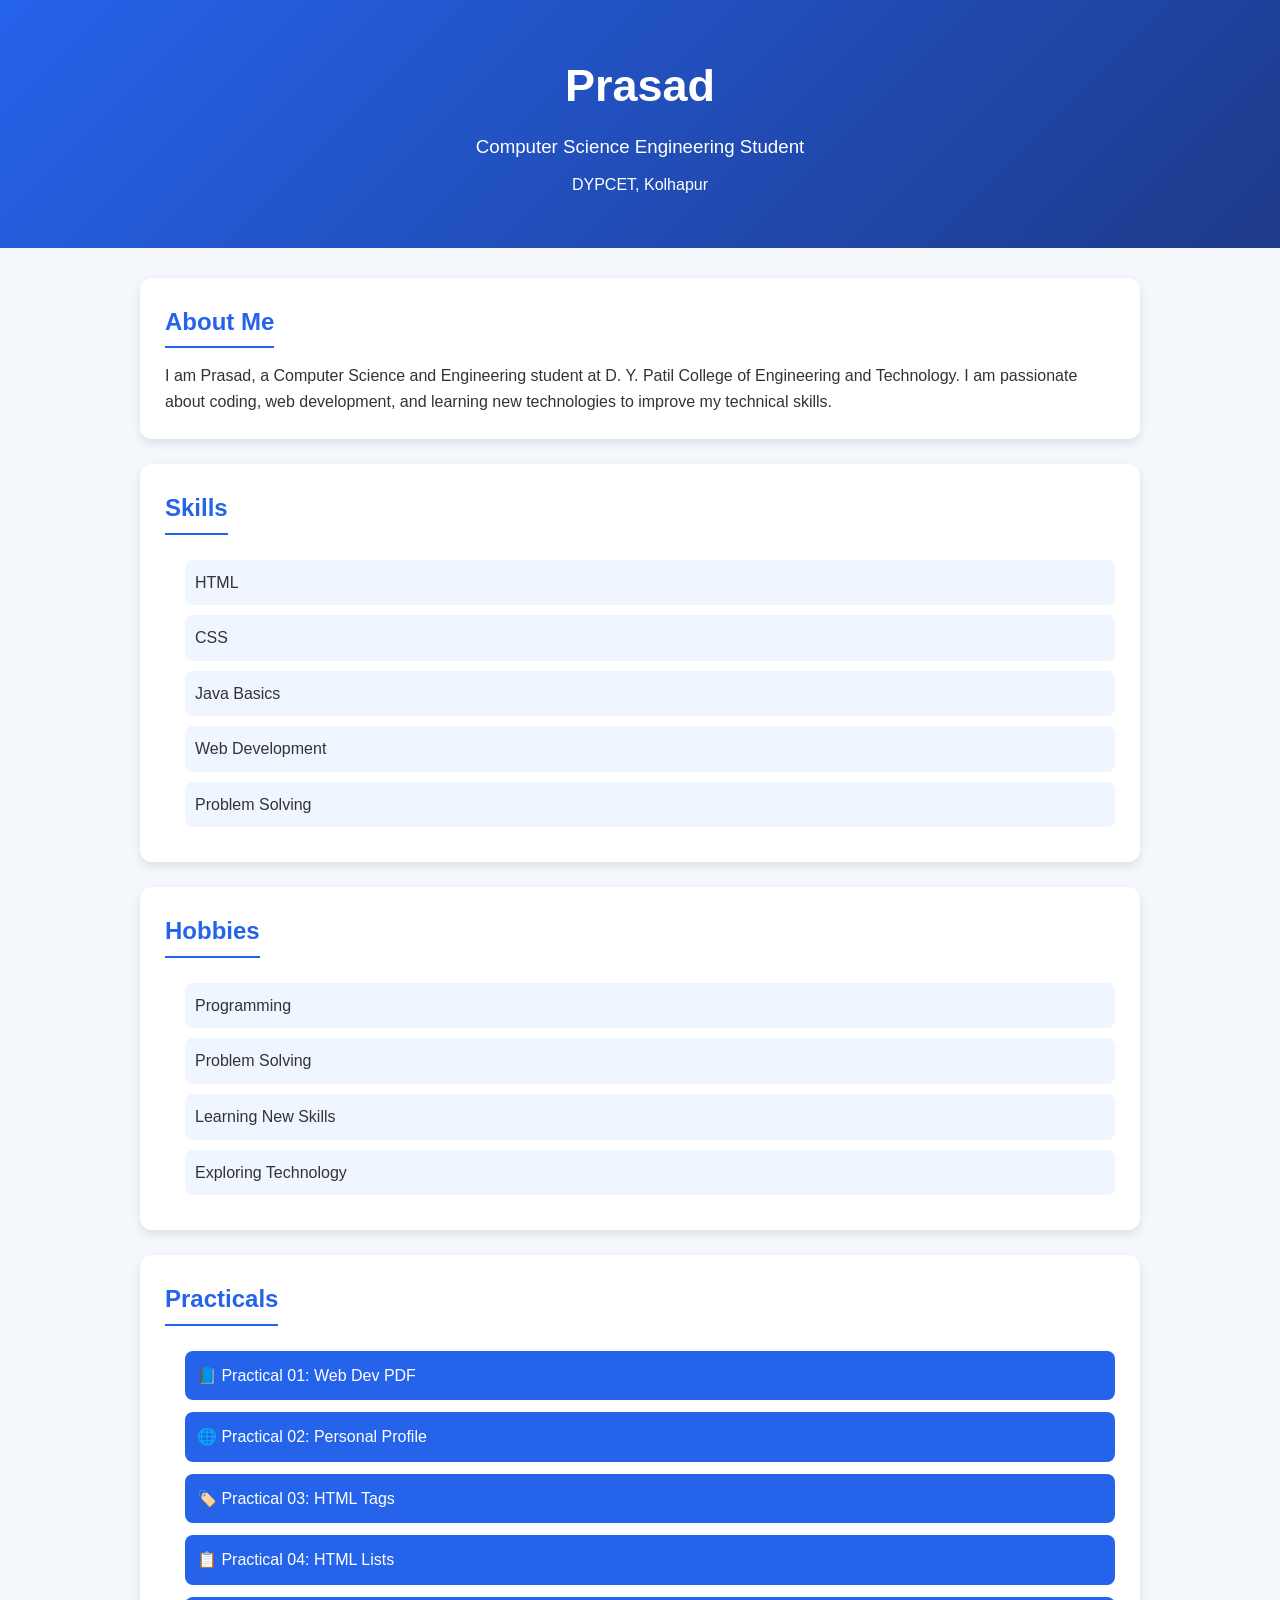
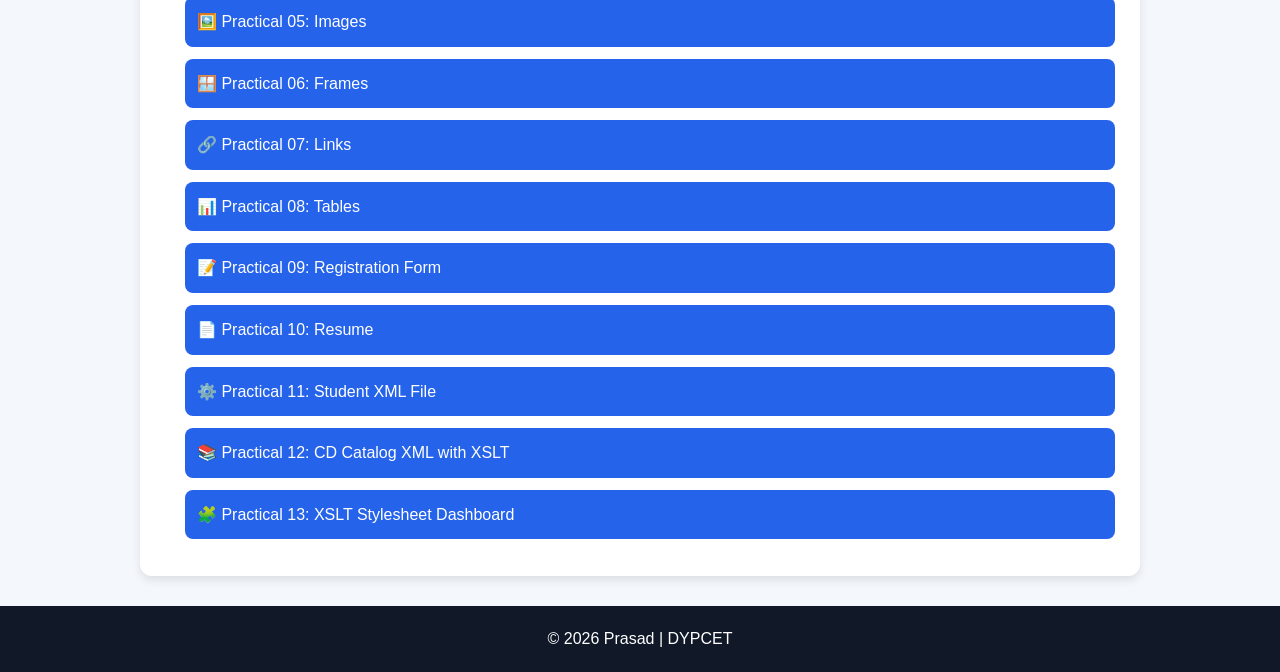
<file: index.html>
<!DOCTYPE html>
<html lang="en">

<head>
    <meta charset="UTF-8">
    <meta name="viewport" content="width=device-width, initial-scale=1.0">
    <title>Prasad | DYPCET</title>

    <style>
        * {
            margin: 0;
            padding: 0;
            box-sizing: border-box;
            font-family: Arial, sans-serif;
        }

        body {
            background: #f4f7fb;
            color: #333;
            line-height: 1.6;
        }

        header {
            background: linear-gradient(135deg, #2563eb, #1e3a8a);
            color: white;
            text-align: center;
            padding: 50px 20px;
        }

        header h1 {
            font-size: 45px;
            margin-bottom: 10px;
        }

        header h3 {
            font-weight: normal;
            margin-bottom: 10px;
        }

        .container {
            width: 90%;
            max-width: 1000px;
            margin: 30px auto;
        }

        section {
            background: white;
            padding: 25px;
            margin-bottom: 25px;
            border-radius: 12px;
            box-shadow: 0px 4px 10px rgba(0, 0, 0, 0.1);
        }

        section h2 {
            color: #2563eb;
            margin-bottom: 15px;
            border-bottom: 2px solid #2563eb;
            display: inline-block;
            padding-bottom: 5px;
        }

        ul,
        ol {
            margin-left: 20px;
            margin-top: 10px;
        }

        li {
            margin-bottom: 10px;
        }

        .skills-list li,
        .hobby-list li {
            background: #eff6ff;
            padding: 10px;
            border-radius: 8px;
            list-style: none;
            margin-bottom: 10px;
        }

        .practical-links li {
            list-style: none;
            margin-bottom: 12px;
        }

        .practical-links a {
            display: block;
            text-decoration: none;
            background: #2563eb;
            color: white;
            padding: 12px;
            border-radius: 8px;
            transition: 0.3s;
        }

        .practical-links a:hover {
            background: #1e40af;
            transform: translateX(5px);
        }

        footer {
            text-align: center;
            background: #111827;
            color: white;
            padding: 20px;
            margin-top: 30px;
        }

        @media(max-width:768px) {
            header h1 {
                font-size: 32px;
            }

            section {
                padding: 20px;
            }
        }
    </style>
</head>

<body>

    <header>
        <h1>Prasad</h1>
        <h3>Computer Science Engineering Student</h3>
        <p>DYPCET, Kolhapur</p>
    </header>

    <div class="container">

        <section>
            <h2>About Me</h2>
            <p>
                I am Prasad, a Computer Science and Engineering student at
                D. Y. Patil College of Engineering and Technology.
                I am passionate about coding, web development, and learning
                new technologies to improve my technical skills.
            </p>
        </section>

        <section>
            <h2>Skills</h2>

            <ul class="skills-list">
                <li>HTML</li>
                <li>CSS</li>
                <li>Java Basics</li>
                <li>Web Development</li>
                <li>Problem Solving</li>
            </ul>
        </section>

        <section>
            <h2>Hobbies</h2>

            <ol class="hobby-list">
                <li>Programming</li>
                <li>Problem Solving</li>
                <li>Learning New Skills</li>
                <li>Exploring Technology</li>
            </ol>
        </section>

        <section>
            <h2>Practicals</h2>

            <ul class="practical-links">

                <li><a href="01_webdev.pdf">📘 Practical 01: Web Dev PDF</a></li>

                <li><a href="index.html">🌐 Practical 02: Personal Profile</a></li>

                <li><a href="03_tags.html">🏷️ Practical 03: HTML Tags</a></li>

                <li><a href="04_list.html">📋 Practical 04: HTML Lists</a></li>

                <li><a href="05_image.html">🖼️ Practical 05: Images</a></li>

                <li><a href="06_frames.html">🪟 Practical 06: Frames</a></li>

                <li><a href="07_link.html">🔗 Practical 07: Links</a></li>

                <li><a href="08_table.html">📊 Practical 08: Tables</a></li>

                <li><a href="09_reg.html">📝 Practical 09: Registration Form</a></li>

                <li><a href="10_resume.html">📄 Practical 10: Resume</a></li>

                <li><a href="exp 11/student.xml">⚙️ Practical 11: Student XML File</a></li>

                <li><a href="exp%2012/cat.xml">📚 Practical 12: CD Catalog XML with XSLT</a></li>

                <li><a href="exp%2013/students_outp.html">🧩 Practical 13: XSLT Stylesheet Dashboard</a></li>

            </ul>
        </section>

    </div>

    <footer>
        <p>&copy; 2026 Prasad | DYPCET</p>
    </footer>

</body>

</html>
</file>
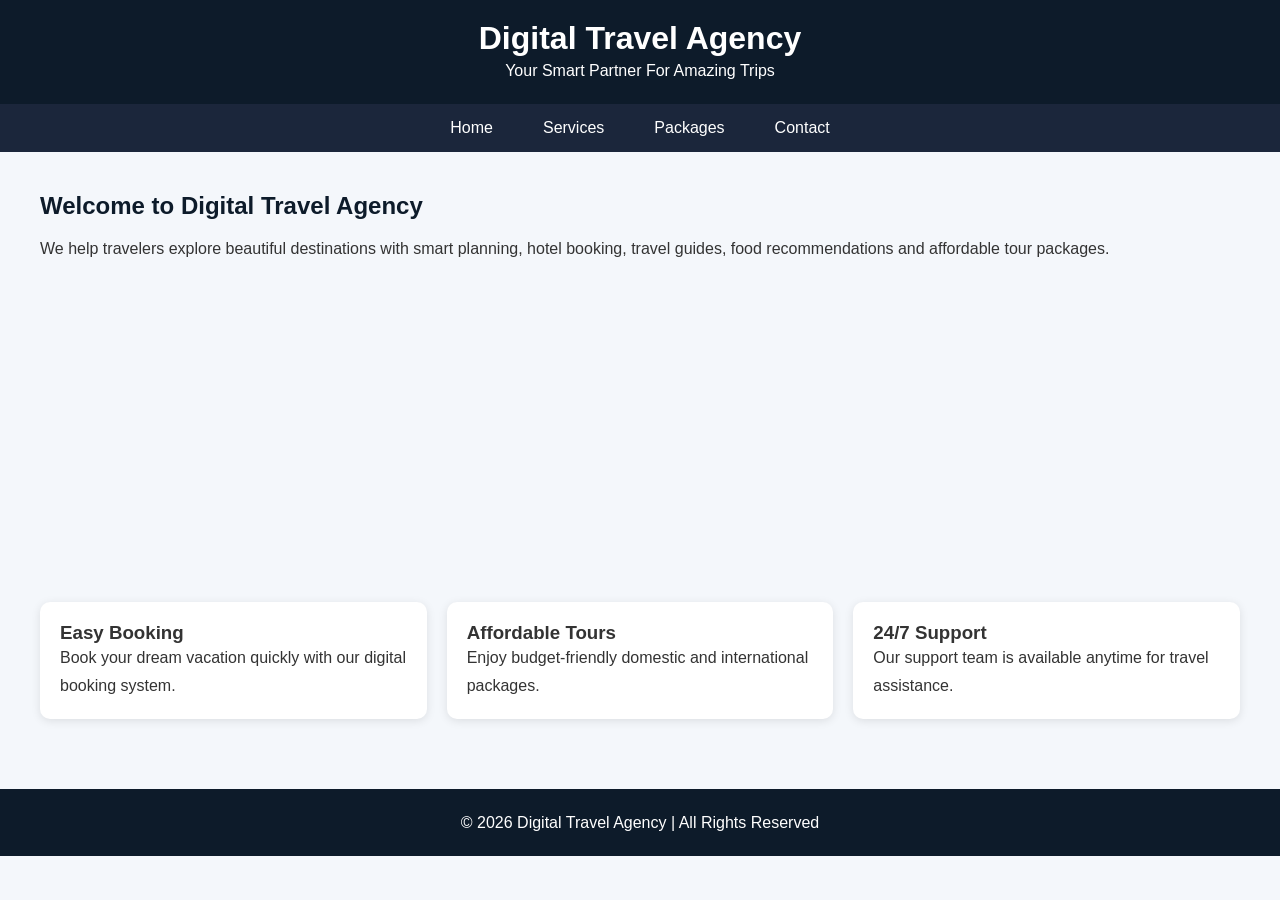
<file: project.html/index.html>
<!DOCTYPE html>
<html lang="en">

<head>
    <meta charset="UTF-8" />
    <meta name="viewport" content="width=device-width, initial-scale=1.0" />
    <title>Digital Travel Agency</title>

    <style>
        * {
            margin: 0;
            padding: 0;
            box-sizing: border-box;
            font-family: Arial, sans-serif;
        }

        body {
            background: #f4f7fb;
            color: #333;
        }

        header {
            background: #0d1b2a;
            color: white;
            padding: 20px;
            text-align: center;
        }

        nav {
            background: #1b263b;
            display: flex;
            justify-content: center;
            flex-wrap: wrap;
        }

        nav button {
            background: none;
            border: none;
            color: white;
            padding: 15px 25px;
            cursor: pointer;
            font-size: 16px;
            transition: 0.3s;
        }

        nav button:hover {
            background: #415a77;
        }

        .tab-content {
            display: none;
            padding: 40px;
            animation: fade 0.5s;
        }

        .active {
            display: block;
        }

        @keyframes fade {
            from {
                opacity: 0;
            }

            to {
                opacity: 1;
            }
        }

        .hero {
            background: url('https://images.unsplash.com/photo-1507525428034-b723cf961d3e?auto=format&fit=crop&w=1200&q=80');
            background-size: cover;
            background-position: center;
            height: 300px;
            border-radius: 10px;
            margin-top: 20px;
        }

        .card-container {
            display: flex;
            gap: 20px;
            flex-wrap: wrap;
            margin-top: 20px;
        }

        .card {
            background: white;
            padding: 20px;
            border-radius: 10px;
            box-shadow: 0 2px 10px rgba(0, 0, 0, 0.1);
            flex: 1;
            min-width: 250px;
        }

        footer {
            background: #0d1b2a;
            color: white;
            text-align: center;
            padding: 20px;
            margin-top: 30px;
        }

        h2 {
            margin-bottom: 15px;
            color: #0d1b2a;
        }

        p {
            line-height: 1.7;
        }
    </style>
</head>

<body>

    <header>
        <h1>Digital Travel Agency</h1>
        <p>Your Smart Partner For Amazing Trips</p>
    </header>

    <nav>
        <button onclick="showTab('home')">Home</button>
        <button onclick="showTab('services')">Services</button>
        <button onclick="showTab('packages')">Packages</button>
        <button onclick="showTab('contact')">Contact</button>
    </nav>

    <!-- HOME TAB -->
    <div id="home" class="tab-content active">
        <h2>Welcome to Digital Travel Agency</h2>

        <p>
            We help travelers explore beautiful destinations with smart planning,
            hotel booking, travel guides, food recommendations and affordable tour packages.
        </p>

        <div class="hero"></div>

        <div class="card-container">
            <div class="card">
                <h3>Easy Booking</h3>
                <p>Book your dream vacation quickly with our digital booking system.</p>
            </div>

            <div class="card">
                <h3>Affordable Tours</h3>
                <p>Enjoy budget-friendly domestic and international packages.</p>
            </div>

            <div class="card">
                <h3>24/7 Support</h3>
                <p>Our support team is available anytime for travel assistance.</p>
            </div>
        </div>
    </div>

    <!-- SERVICES TAB -->
    <div id="services" class="tab-content">
        <h2>Our Services</h2>

        <div class="card-container">
            <div class="card">
                <h3>Hotel Booking</h3>
                <p>Find luxury and budget hotels for your stay.</p>
            </div>

            <div class="card">
                <h3>Travel Planning</h3>
                <p>Get day-wise travel itineraries for your destination.</p>
            </div>

            <div class="card">
                <h3>Food Recommendations</h3>
                <p>Discover famous restaurants and local food spots.</p>
            </div>

            <div class="card">
                <h3>Transportation</h3>
                <p>Book flights, buses and rental vehicles easily.</p>
            </div>
        </div>
    </div>

    <!-- PACKAGES TAB -->
    <div id="packages" class="tab-content">
        <h2>Popular Packages</h2>

        <div class="card-container">
            <div class="card">
                <h3>Goa Tour</h3>
                <p>4 Days / 3 Nights with beach resort stay.</p>
            </div>

            <div class="card">
                <h3>Manali Adventure</h3>
                <p>Snow activities, mountain camping and sightseeing.</p>
            </div>

            <div class="card">
                <h3>Dubai Vacation</h3>
                <p>Luxury international package with city tour.</p>
            </div>
        </div>
    </div>

    <!-- CONTACT TAB -->
    <div id="contact" class="tab-content">
        <h2>Contact Us</h2>

        <div class="card">
            <p><strong>Agency Name:</strong> Digital Travel Agency</p>
            <br>

            <p>
                <strong>Address:</strong><br>
                Kasaba Bawada,<br>
                Kolhapur, Maharashtra 416006
            </p>

            <br>

            <p>
                <strong>Phone:</strong> +91 7666031398
            </p>

            <br>

            <p>
                <strong>Email:</strong> digitaltravelagency@gmail.com
            </p>
        </div>
    </div>

    <footer>
        <p>© 2026 Digital Travel Agency | All Rights Reserved</p>
    </footer>

    <script>
        function showTab(tabId) {

            let tabs = document.getElementsByClassName("tab-content");

            for (let i = 0; i < tabs.length; i++) {
                tabs[i].classList.remove("active");
            }

            document.getElementById(tabId).classList.add("active");
        }
    </script>

</body>

</html>
</file>
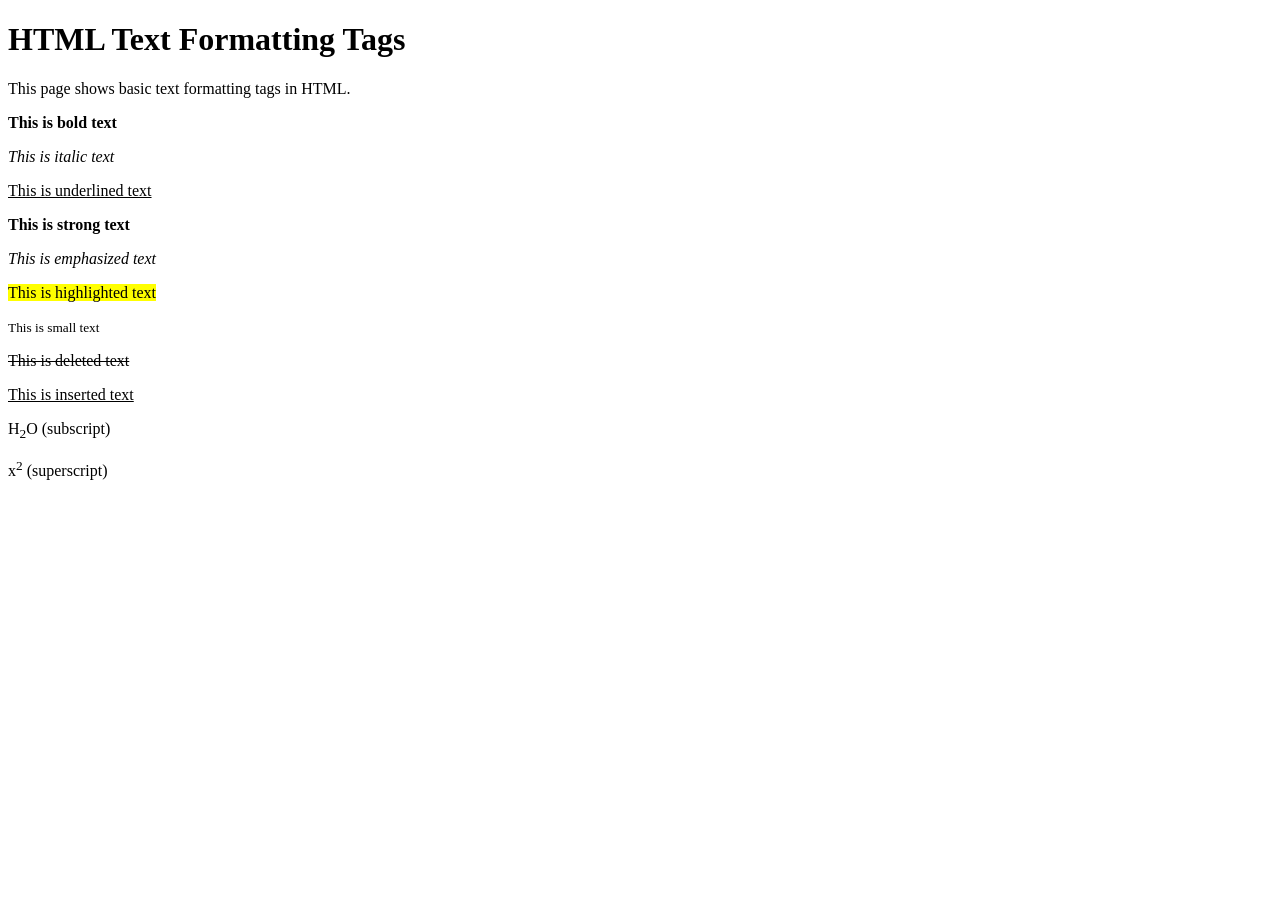
<file: 03_tags.html>
<!DOCTYPE html>
<html>
<head>
    <title>Text Formatting Tags</title>
</head>
<body>

    <h1>HTML Text Formatting Tags</h1>
    <p>This page shows basic text formatting tags in HTML.</p>

    <p><b>This is bold text</b></p>
    <p><i>This is italic text</i></p>
    <p><u>This is underlined text</u></p>
    <p><strong>This is strong text</strong></p>
    <p><em>This is emphasized text</em></p>
    <p><mark>This is highlighted text</mark></p>
    <p><small>This is small text</small></p>
    <p><del>This is deleted text</del></p>
    <p><ins>This is inserted text</ins></p>
    <p>H<sub>2</sub>O (subscript)</p>
    <p>x<sup>2</sup> (superscript)</p>

</body>
</html>
</file>
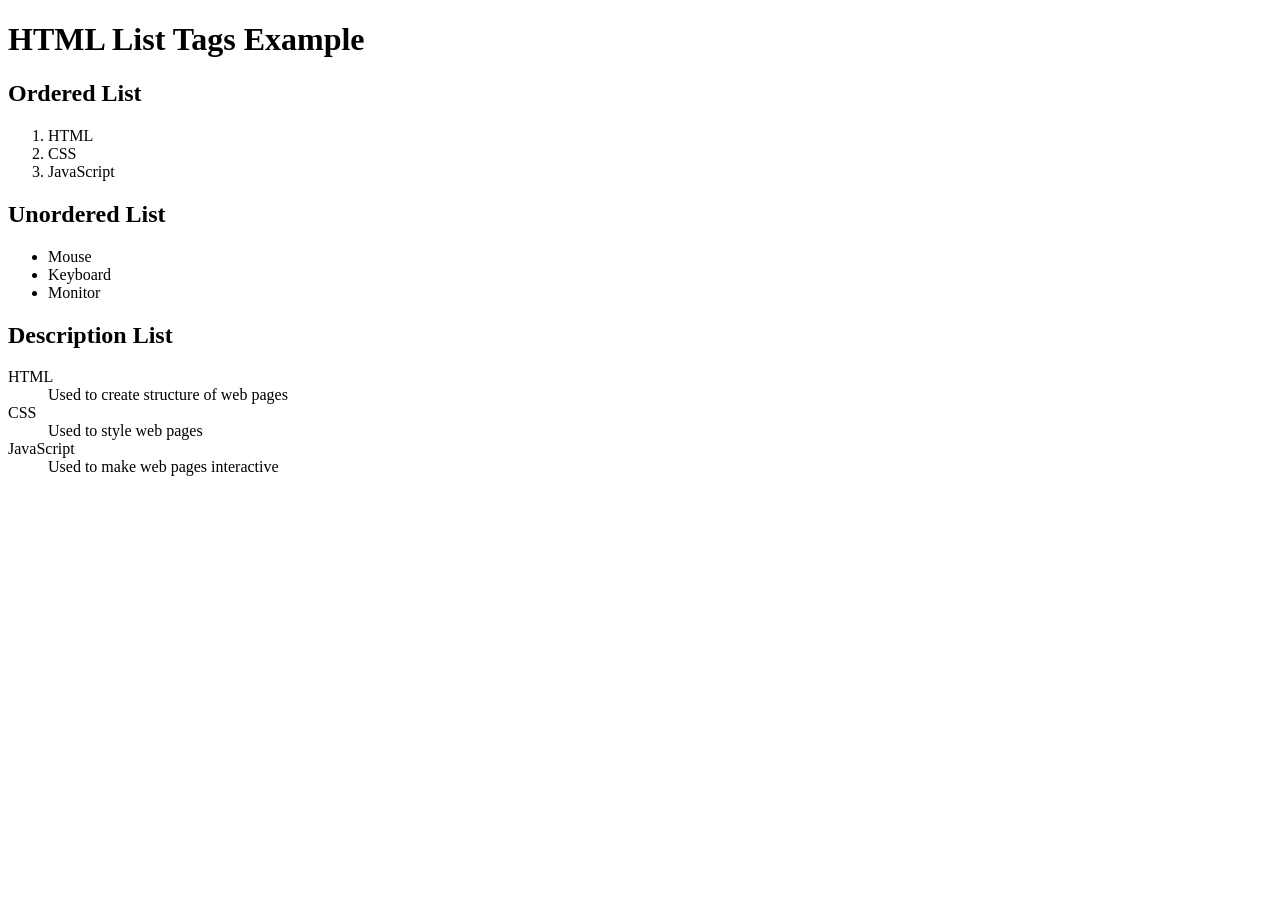
<file: 04_list.html>
<!DOCTYPE html>
<html>
<head>
    <title>HTML List Tags</title>
</head>

<body>

    <h1>HTML List Tags Example</h1>

    <h2>Ordered List</h2>
    <ol>
        <li>HTML</li>
        <li>CSS</li>
        <li>JavaScript</li>
    </ol>

    <h2>Unordered List</h2>
    <ul>
        <li>Mouse</li>
        <li>Keyboard</li>
        <li>Monitor</li>
    </ul>

    <h2>Description List</h2>
    <dl>
        <dt>HTML</dt>
        <dd>Used to create structure of web pages</dd>

        <dt>CSS</dt>
        <dd>Used to style web pages</dd>

        <dt>JavaScript</dt>
        <dd>Used to make web pages interactive</dd>
    </dl>

</body>
</html>
</file>
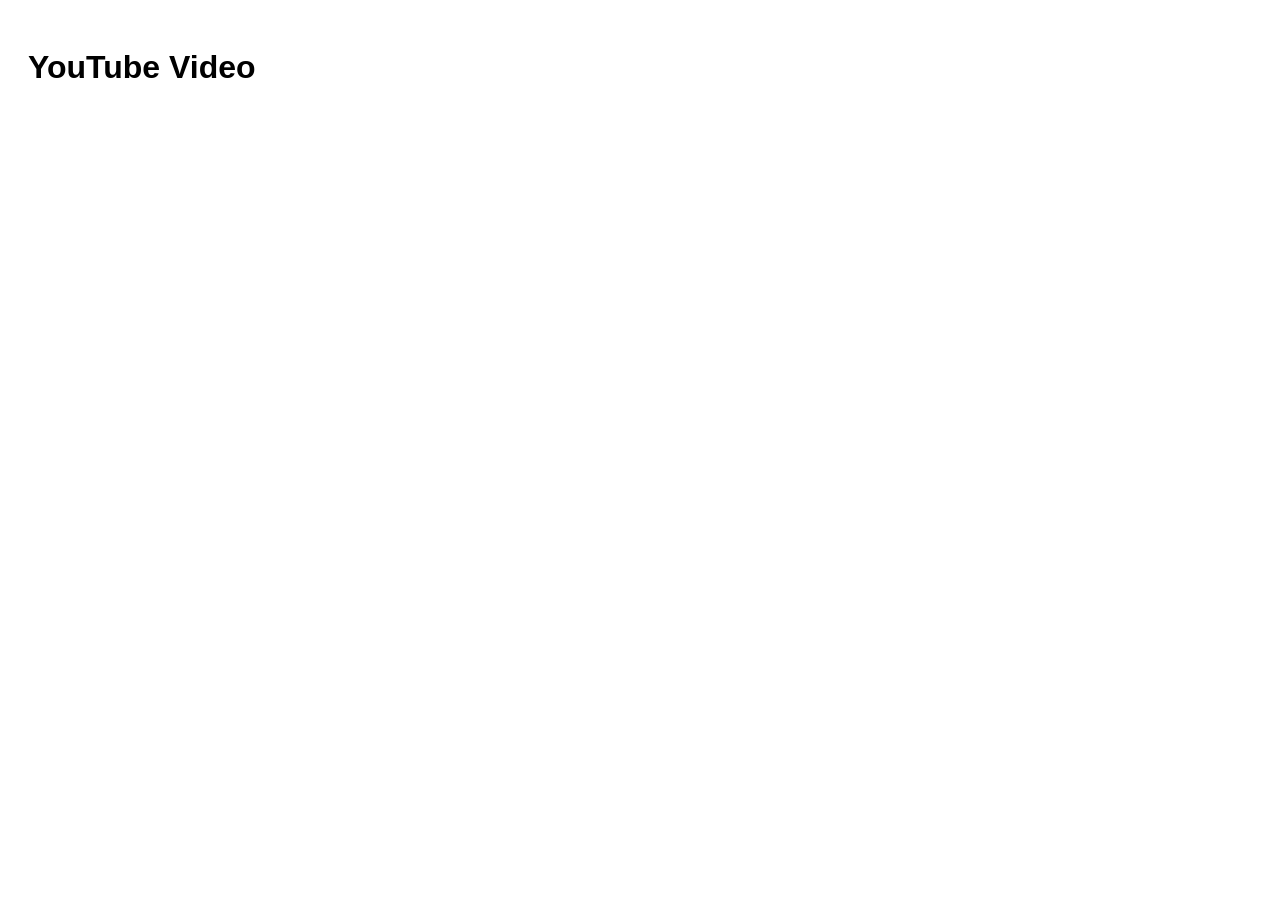
<file: 06_frames.html>
<!DOCTYPE html>
<html lang="en">

<head>
    <meta charset="UTF-8">
    <title>YouTube Video</title>
</head>

<body style="font-family:Arial; padding:20px;">

    <h1>YouTube Video</h1>

    <iframe width="560" height="315" src="https://www.youtube.com/embed/5oH9Nr3bKfw?si=Y1fpxl0LQ0QCcTPu" title="YouTube video player"
        frameborder="0" allowfullscreen>
    </iframe>

</body>

</html>
</file>
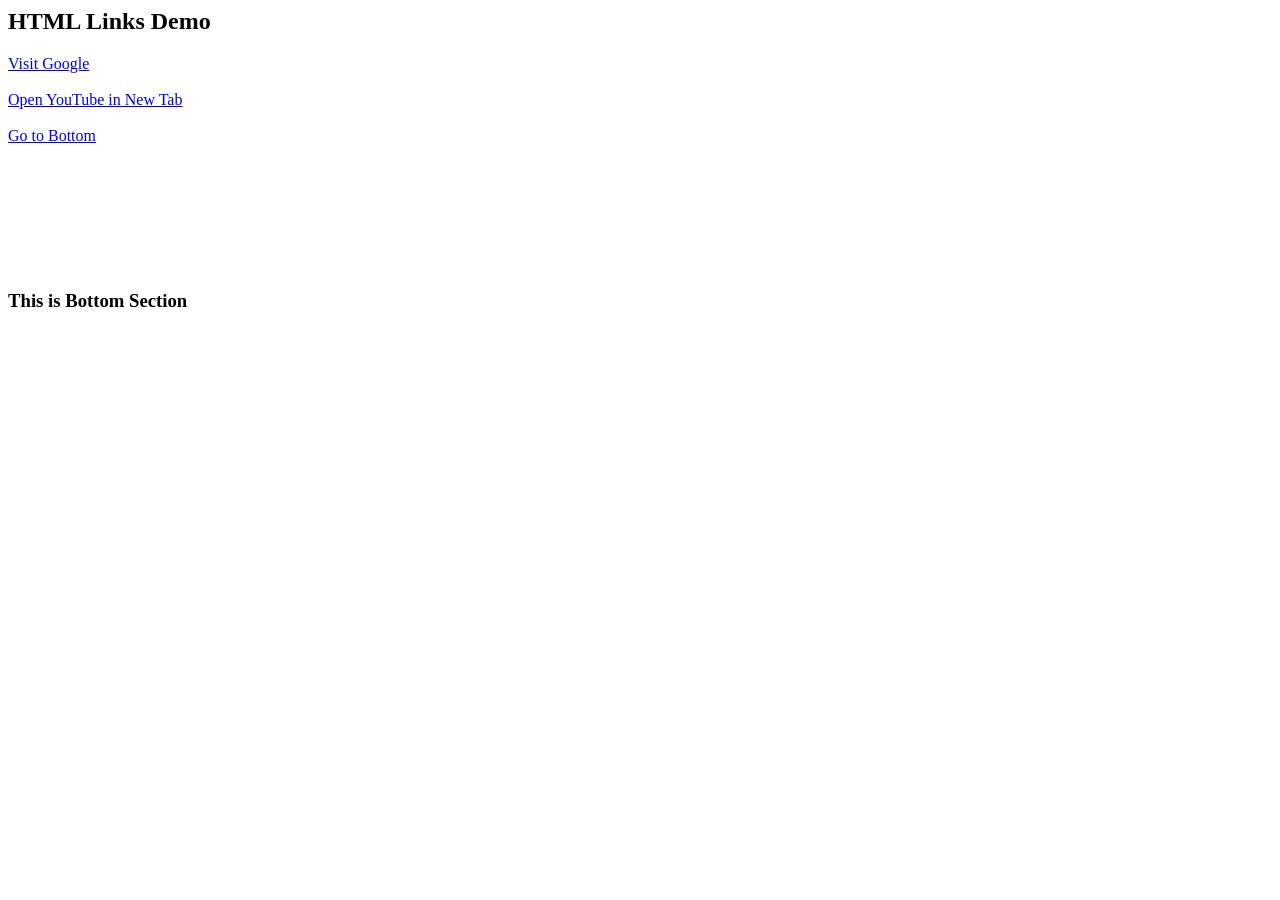
<file: 07_link.html>
<html>
<head>
    <title>Link Example</title>
</head>

<body>

<h2>HTML Links Demo</h2>

<a href="https://www.google.com">Visit Google</a>
<br><br>

<a href="https://www.youtube.com" target="_blank">
Open YouTube in New Tab
</a>

<br><br>

<a href="#section">Go to Bottom</a>

<br><br><br><br><br><br><br><br>

<h3 id="section">This is Bottom Section</h3>

</body>
</html>
</file>
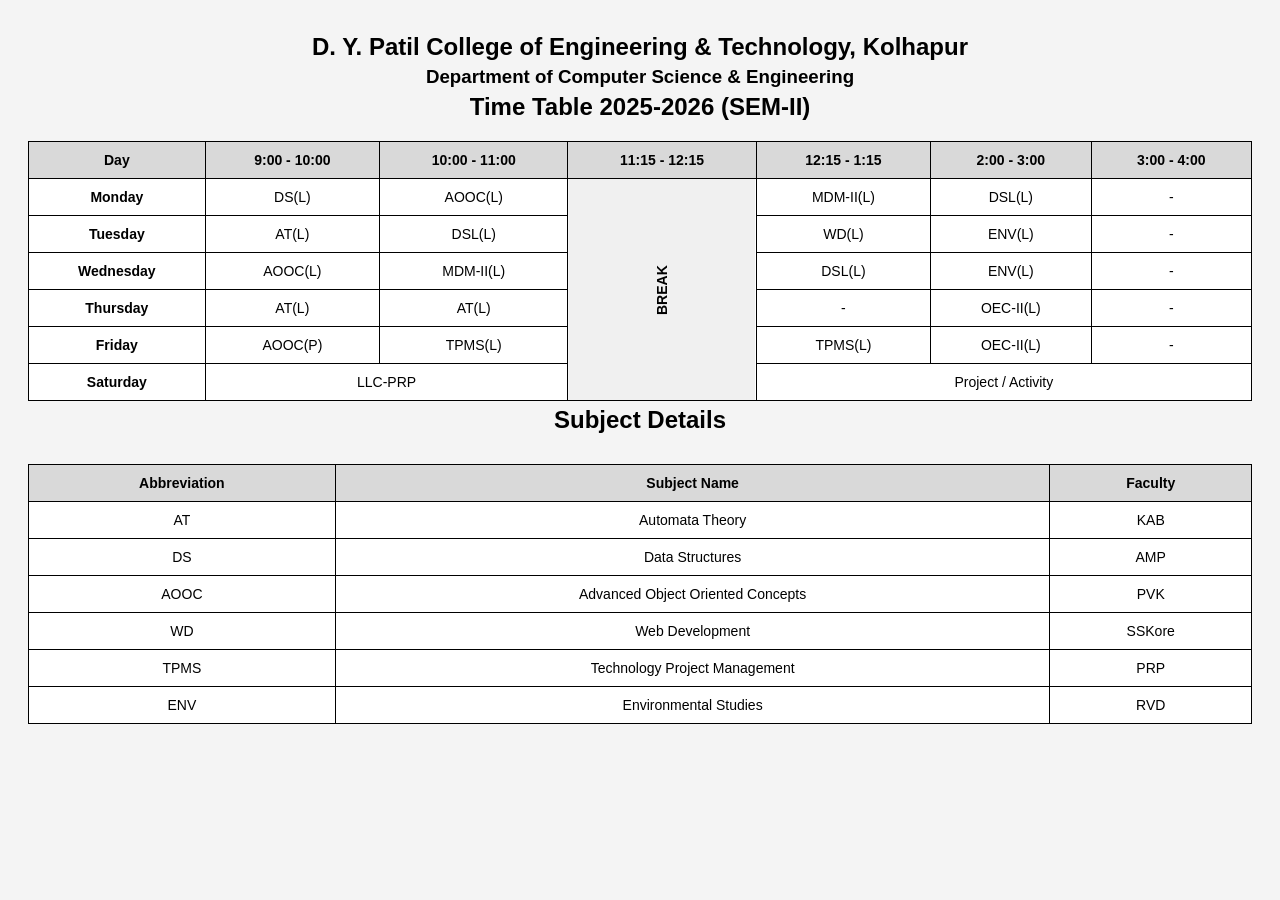
<file: 08_table.html>
<!DOCTYPE html>
<html lang="en">

<head>
    <meta charset="UTF-8">
    <meta name="viewport" content="width=device-width, initial-scale=1.0">
    <title>SY A CSE 2025-26 Timetable</title>

    <style>
        body {
            font-family: Arial, sans-serif;
            background-color: #f4f4f4;
            padding: 20px;
        }

        h1,
        h2,
        h3 {
            text-align: center;
            margin: 5px;
        }

        table {
            width: 100%;
            border-collapse: collapse;
            background: white;
            margin-top: 20px;
        }

        th,
        td {
            border: 1px solid black;
            padding: 10px;
            text-align: center;
            font-size: 14px;
        }

        th {
            background-color: #d9d9d9;
        }

        .break {
            writing-mode: vertical-rl;
            transform: rotate(180deg);
            font-weight: bold;
            background-color: #f0f0f0;
        }

        .footer-table {
            margin-top: 30px;
        }
    </style>
</head>

<body>

    <h2>D. Y. Patil College of Engineering & Technology, Kolhapur</h2>
    <h3>Department of Computer Science & Engineering</h3>
    <h2>Time Table 2025-2026 (SEM-II)</h2>

    <table>
        <tr>
            <th>Day</th>
            <th>9:00 - 10:00</th>
            <th>10:00 - 11:00</th>
            <th>11:15 - 12:15</th>
            <th>12:15 - 1:15</th>
            <th>2:00 - 3:00</th>
            <th>3:00 - 4:00</th>
        </tr>

        <tr>
            <td><b>Monday</b></td>
            <td>DS(L)</td>
            <td>AOOC(L)</td>
            <td rowspan="6" class="break">BREAK</td>
            <td>MDM-II(L)</td>
            <td>DSL(L)</td>
            <td>-</td>
        </tr>

        <tr>
            <td><b>Tuesday</b></td>
            <td>AT(L)</td>
            <td>DSL(L)</td>
            <td>WD(L)</td>
            <td>ENV(L)</td>
            <td>-</td>
        </tr>

        <tr>
            <td><b>Wednesday</b></td>
            <td>AOOC(L)</td>
            <td>MDM-II(L)</td>
            <td>DSL(L)</td>
            <td>ENV(L)</td>
            <td>-</td>
        </tr>

        <tr>
            <td><b>Thursday</b></td>
            <td>AT(L)</td>
            <td>AT(L)</td>
            <td>-</td>
            <td>OEC-II(L)</td>
            <td>-</td>
        </tr>

        <tr>
            <td><b>Friday</b></td>
            <td>AOOC(P)</td>
            <td>TPMS(L)</td>
            <td>TPMS(L)</td>
            <td>OEC-II(L)</td>
            <td>-</td>
        </tr>

        <tr>
            <td><b>Saturday</b></td>
            <td colspan="2">LLC-PRP</td>
            <td colspan="3">Project / Activity</td>
        </tr>
    </table>

    <h2>Subject Details</h2>

    <table class="footer-table">
        <tr>
            <th>Abbreviation</th>
            <th>Subject Name</th>
            <th>Faculty</th>
        </tr>

        <tr>
            <td>AT</td>
            <td>Automata Theory</td>
            <td>KAB</td>
        </tr>

        <tr>
            <td>DS</td>
            <td>Data Structures</td>
            <td>AMP</td>
        </tr>

        <tr>
            <td>AOOC</td>
            <td>Advanced Object Oriented Concepts</td>
            <td>PVK</td>
        </tr>

        <tr>
            <td>WD</td>
            <td>Web Development</td>
            <td>SSKore</td>
        </tr>

        <tr>
            <td>TPMS</td>
            <td>Technology Project Management</td>
            <td>PRP</td>
        </tr>

        <tr>
            <td>ENV</td>
            <td>Environmental Studies</td>
            <td>RVD</td>
        </tr>
    </table>

</body>

</html>
</file>
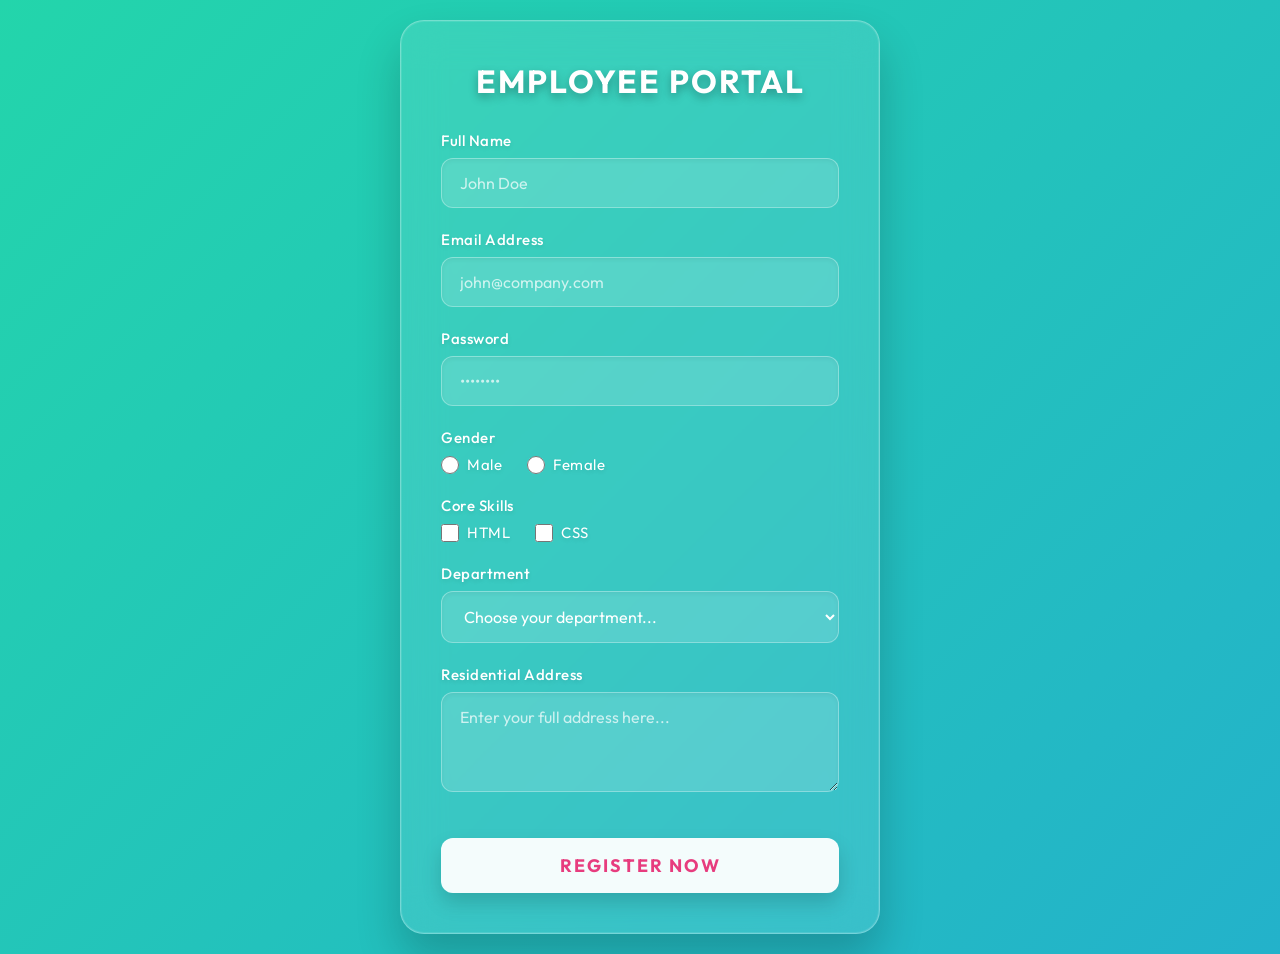
<file: 09_reg.html>
<!DOCTYPE html>
<html lang="en">
<head>
    <meta charset="UTF-8">
    <meta name="viewport" content="width=device-width, initial-scale=1.0">
    <title>Employee Form</title>
    <style>
        @import url('https://fonts.googleapis.com/css2?family=Outfit:wght@300;400;500;700&display=swap');

        * {
            margin: 0;
            padding: 0;
            box-sizing: border-box;
            font-family: 'Outfit', sans-serif;
        }

        body {
            margin: 0;
            min-height: 100vh;
            display: flex;
            justify-content: center;
            align-items: center;
            background: linear-gradient(-45deg, #ee7752, #e73c7e, #23a6d5, #23d5ab);
            background-size: 400% 400%;
            animation: gradientBG 15s ease infinite;
            padding: 20px;
        }

        @keyframes gradientBG {
            0% { background-position: 0% 50%; }
            50% { background-position: 100% 50%; }
            100% { background-position: 0% 50%; }
        }

        .container {
            background: rgba(255, 255, 255, 0.1);
            backdrop-filter: blur(20px);
            -webkit-backdrop-filter: blur(20px);
            border: 1px solid rgba(255, 255, 255, 0.3);
            padding: 40px;
            border-radius: 24px;
            box-shadow: 0 25px 45px rgba(0, 0, 0, 0.2), inset 0 0 0 1px rgba(255, 255, 255, 0.1);
            width: 100%;
            max-width: 480px;
            color: #ffffff;
            animation: slideUp 0.8s cubic-bezier(0.16, 1, 0.3, 1) forwards;
            opacity: 0;
            transform: translateY(30px);
        }

        @keyframes slideUp {
            to {
                opacity: 1;
                transform: translateY(0);
            }
        }

        h2 {
            text-align: center;
            margin-bottom: 30px;
            font-weight: 700;
            font-size: 32px;
            text-transform: uppercase;
            letter-spacing: 2px;
            text-shadow: 0 4px 10px rgba(0,0,0,0.3);
        }

        .form-group {
            margin-bottom: 22px;
        }

        .form-group label {
            display: block;
            margin-bottom: 8px;
            font-size: 15px;
            font-weight: 500;
            letter-spacing: 0.5px;
            text-shadow: 0 2px 4px rgba(0,0,0,0.1);
        }

        .form-group input[type="text"],
        .form-group input[type="password"],
        .form-group select,
        .form-group textarea {
            width: 100%;
            padding: 14px 18px;
            background: rgba(255, 255, 255, 0.15);
            border: 1px solid rgba(255, 255, 255, 0.3);
            border-radius: 12px;
            font-size: 16px;
            color: white;
            outline: none;
            transition: all 0.3s cubic-bezier(0.25, 0.8, 0.25, 1);
            box-shadow: inset 0 2px 4px rgba(0,0,0,0.05);
        }

        .form-group input::placeholder,
        .form-group textarea::placeholder {
            color: rgba(255, 255, 255, 0.7);
        }

        .form-group input:focus,
        .form-group select:focus,
        .form-group textarea:focus {
            background: rgba(255, 255, 255, 0.25);
            border-color: #ffffff;
            box-shadow: 0 0 20px rgba(255, 255, 255, 0.4), inset 0 2px 4px rgba(0,0,0,0.05);
            transform: translateY(-2px);
        }

        .form-group select option {
            background: #23a6d5;
            color: white;
        }

        .form-group textarea {
            resize: vertical;
            min-height: 100px;
        }

        .radio-group,
        .checkbox-group {
            display: flex;
            gap: 25px;
            align-items: center;
        }

        .radio-group label,
        .checkbox-group label {
            display: flex;
            align-items: center;
            font-weight: 400;
            cursor: pointer;
            margin-bottom: 0;
            transition: transform 0.2s;
        }

        .radio-group label:hover,
        .checkbox-group label:hover {
            transform: translateX(3px);
        }

        .radio-group input,
        .checkbox-group input {
            margin-right: 8px;
            accent-color: #e73c7e;
            cursor: pointer;
            width: 18px;
            height: 18px;
        }

        .submit-btn {
            width: 100%;
            background: rgba(255, 255, 255, 0.95);
            color: #e73c7e;
            border: none;
            padding: 16px;
            font-size: 18px;
            font-weight: 700;
            border-radius: 12px;
            cursor: pointer;
            text-transform: uppercase;
            letter-spacing: 2px;
            transition: all 0.3s cubic-bezier(0.16, 1, 0.3, 1);
            margin-top: 20px;
            box-shadow: 0 10px 20px rgba(0,0,0,0.15);
        }

        .submit-btn:hover {
            background: #ffffff;
            transform: translateY(-5px);
            box-shadow: 0 15px 30px rgba(0,0,0,0.25);
            color: #ee7752;
        }

        .submit-btn:active {
            transform: translateY(-1px);
        }
    </style>
</head>

<body>

<div class="container">
    <h2>Employee Portal</h2>

    <form action="#">

        <div class="form-group">
            <label for="name">Full Name</label>
            <input type="text" id="name" placeholder="John Doe">
        </div>

        <div class="form-group">
            <label for="email">Email Address</label>
            <input type="text" id="email" placeholder="john@company.com">
        </div>

        <div class="form-group">
            <label for="password">Password</label>
            <input type="password" id="password" placeholder="••••••••">
        </div>

        <div class="form-group">
            <label>Gender</label>
            <div class="radio-group">
                <label><input type="radio" name="g" value="male"> Male</label>
                <label><input type="radio" name="g" value="female"> Female</label>
            </div>
        </div>

        <div class="form-group">
            <label>Core Skills</label>
            <div class="checkbox-group">
                <label><input type="checkbox" value="html"> HTML</label>
                <label><input type="checkbox" value="css"> CSS</label>
            </div>
        </div>

        <div class="form-group">
            <label for="department">Department</label>
            <select id="department">
                <option value="" disabled selected>Choose your department...</option>
                <option value="IT">IT & Engineering</option>
                <option value="HR">Human Resources</option>
                <option value="Finance">Finance</option>
            </select>
        </div>

        <div class="form-group">
            <label for="address">Residential Address</label>
            <textarea id="address" placeholder="Enter your full address here..."></textarea>
        </div>

        <input type="submit" class="submit-btn" value="Register Now">

    </form>
</div>

</body>
</html>
</file>
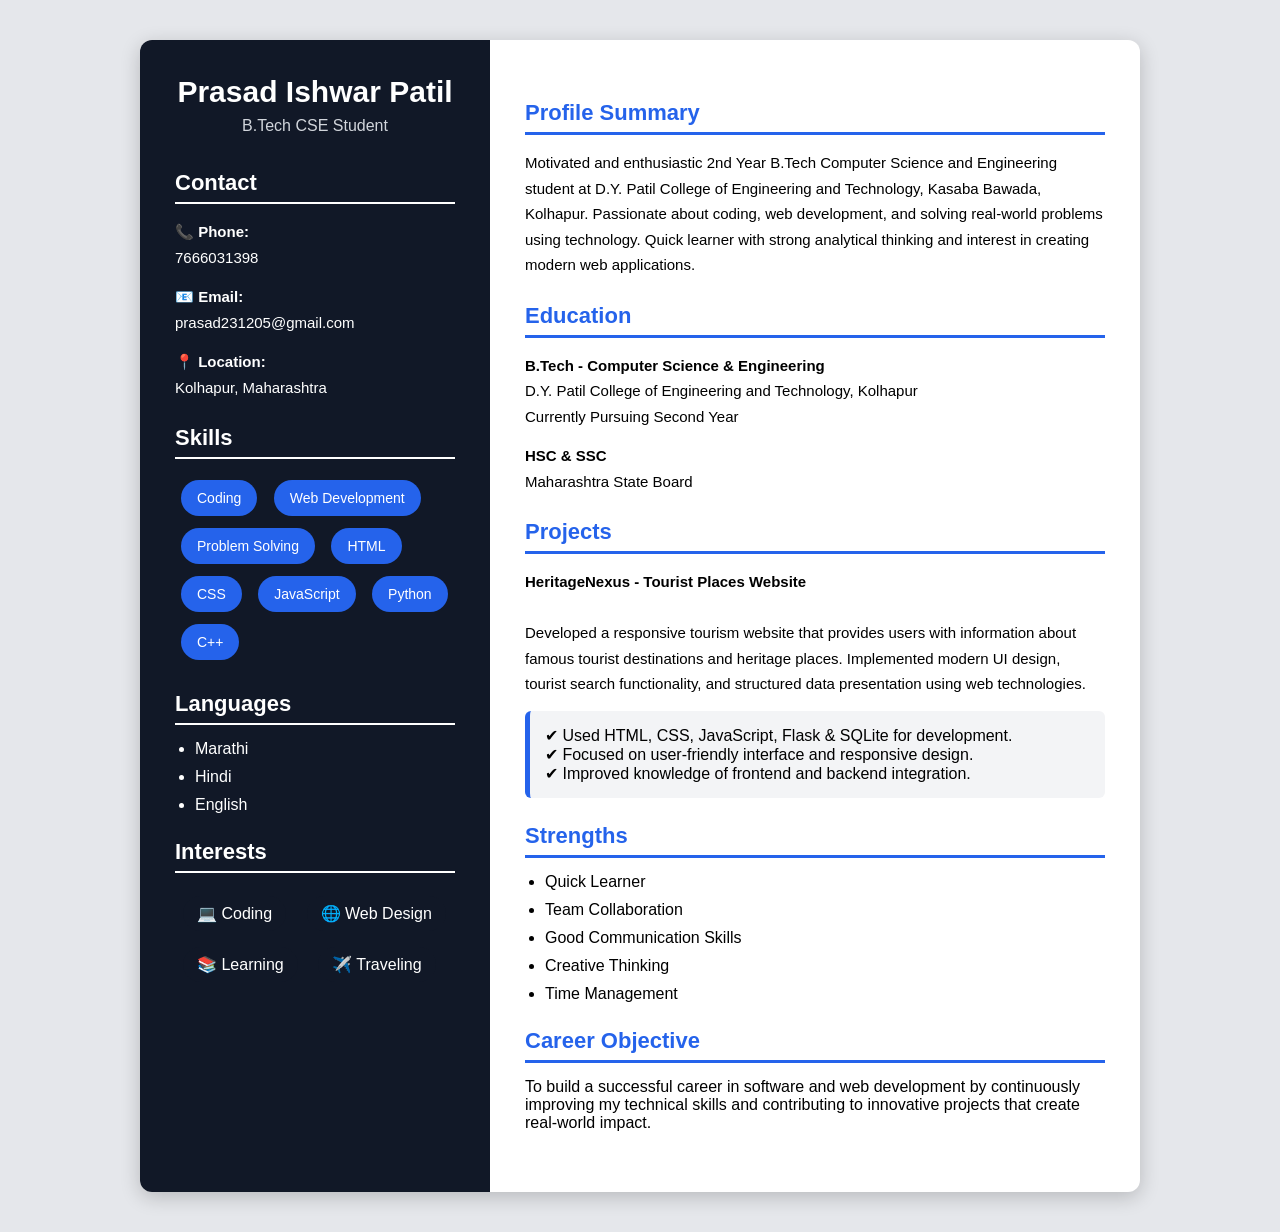
<file: 10_resume.html>
<!DOCTYPE html>
<html lang="en">

<head>
    <meta charset="UTF-8">
    <meta name="viewport" content="width=device-width, initial-scale=1.0">
    <title>Prasad Ishwar Patil - Resume</title>

    <style>
        * {
            margin: 0;
            padding: 0;
            box-sizing: border-box;
            font-family: 'Segoe UI', sans-serif;
        }

        body {
            background: #e5e7eb;
            padding: 40px;
        }

        .resume {
            max-width: 1000px;
            margin: auto;
            background: #fff;
            display: grid;
            grid-template-columns: 35% 65%;
            box-shadow: 0 5px 20px rgba(0, 0, 0, 0.2);
            border-radius: 12px;
            overflow: hidden;
        }

        .left {
            background: #111827;
            color: white;
            padding: 35px;
        }

        .right {
            padding: 35px;
        }

        .profile {
            text-align: center;
            margin-bottom: 35px;
        }

        .profile img {
            width: 120px;
            height: 120px;
            border-radius: 50%;
            border: 4px solid white;
            margin-bottom: 15px;
        }

        .profile h1 {
            font-size: 30px;
            margin-bottom: 8px;
        }

        .profile p {
            color: #d1d5db;
            font-size: 16px;
        }

        h2 {
            margin-top: 25px;
            margin-bottom: 15px;
            color: #2563eb;
            border-bottom: 3px solid #2563eb;
            padding-bottom: 6px;
            font-size: 22px;
        }

        .left h2 {
            color: white;
            border-bottom: 2px solid white;
        }

        .contact p,
        .education p,
        .about p,
        .projects p {
            margin-bottom: 14px;
            line-height: 1.7;
            font-size: 15px;
        }

        ul {
            margin-left: 20px;
            margin-top: 10px;
        }

        li {
            margin-bottom: 10px;
        }

        .skills span {
            display: inline-block;
            background: #2563eb;
            color: white;
            padding: 10px 16px;
            border-radius: 25px;
            margin: 6px;
            font-size: 14px;
        }

        .box {
            margin-bottom: 25px;
        }

        .achievement {
            background: #f3f4f6;
            padding: 15px;
            border-left: 5px solid #2563eb;
            margin-top: 10px;
            border-radius: 6px;
        }

        .interest span {
            display: inline-block;
            margin: 8px;
            background: #111827;
            color: white;
            padding: 8px 14px;
            border-radius: 20px;
        }

        @media(max-width:768px) {
            .resume {
                grid-template-columns: 1fr;
            }
        }
    </style>
</head>

<body>

    <div class="resume">

        <!-- LEFT SECTION -->
        <div class="left">

            <div class="profile">

                <h1>Prasad Ishwar Patil</h1>
                <p>B.Tech CSE Student</p>

            </div>

            <div class="box contact">
                <h2>Contact</h2>

                <p><b>📞 Phone:</b><br>
                    7666031398</p>

                <p><b>📧 Email:</b><br>
                    prasad231205@gmail.com</p>

                <p><b>📍 Location:</b><br>
                    Kolhapur, Maharashtra</p>

            </div>

            <div class="box">
                <h2>Skills</h2>

                <div class="skills">
                    <span>Coding</span>
                    <span>Web Development</span>
                    <span>Problem Solving</span>
                    <span>HTML</span>
                    <span>CSS</span>
                    <span>JavaScript</span>
                    <span>Python</span>
                    <span>C++</span>
                </div>
            </div>

            <div class="box">
                <h2>Languages</h2>

                <ul>
                    <li>Marathi</li>
                    <li>Hindi</li>
                    <li>English</li>
                </ul>
            </div>

            <div class="box">
                <h2>Interests</h2>

                <div class="interest">
                    <span>💻 Coding</span>
                    <span>🌐 Web Design</span>
                    <span>📚 Learning</span>
                    <span>✈️ Traveling</span>
                </div>
            </div>

        </div>

        <!-- RIGHT SECTION -->
        <div class="right">

            <div class="about">
                <h2>Profile Summary</h2>

                <p>
                    Motivated and enthusiastic 2nd Year B.Tech Computer Science and Engineering
                    student at D.Y. Patil College of Engineering and Technology, Kasaba Bawada, Kolhapur.
                    Passionate about coding, web development, and solving real-world problems using technology.
                    Quick learner with strong analytical thinking and interest in creating modern web applications.
                </p>
            </div>

            <div class="education">
                <h2>Education</h2>

                <p>
                    <b>B.Tech - Computer Science & Engineering</b><br>
                    D.Y. Patil College of Engineering and Technology, Kolhapur<br>
                    Currently Pursuing Second Year
                </p>

                <p>
                    <b>HSC & SSC</b><br>
                    Maharashtra State Board
                </p>
            </div>

            <div class="projects">
                <h2>Projects</h2>

                <p>
                    <b>HeritageNexus - Tourist Places Website</b><br><br>

                    Developed a responsive tourism website that provides users with information
                    about famous tourist destinations and heritage places. Implemented modern UI design,
                    tourist search functionality, and structured data presentation using web technologies.
                </p>

                <div class="achievement">
                    ✔ Used HTML, CSS, JavaScript, Flask & SQLite for development.<br>
                    ✔ Focused on user-friendly interface and responsive design.<br>
                    ✔ Improved knowledge of frontend and backend integration.
                </div>

            </div>

            <div class="box">
                <h2>Strengths</h2>

                <ul>
                    <li>Quick Learner</li>
                    <li>Team Collaboration</li>
                    <li>Good Communication Skills</li>
                    <li>Creative Thinking</li>
                    <li>Time Management</li>
                </ul>
            </div>

            <div class="box">
                <h2>Career Objective</h2>

                <p>
                    To build a successful career in software and web development by continuously improving
                    my technical skills and contributing to innovative projects that create real-world impact.
                </p>
            </div>

        </div>

    </div>

</body>

</html>
</file>
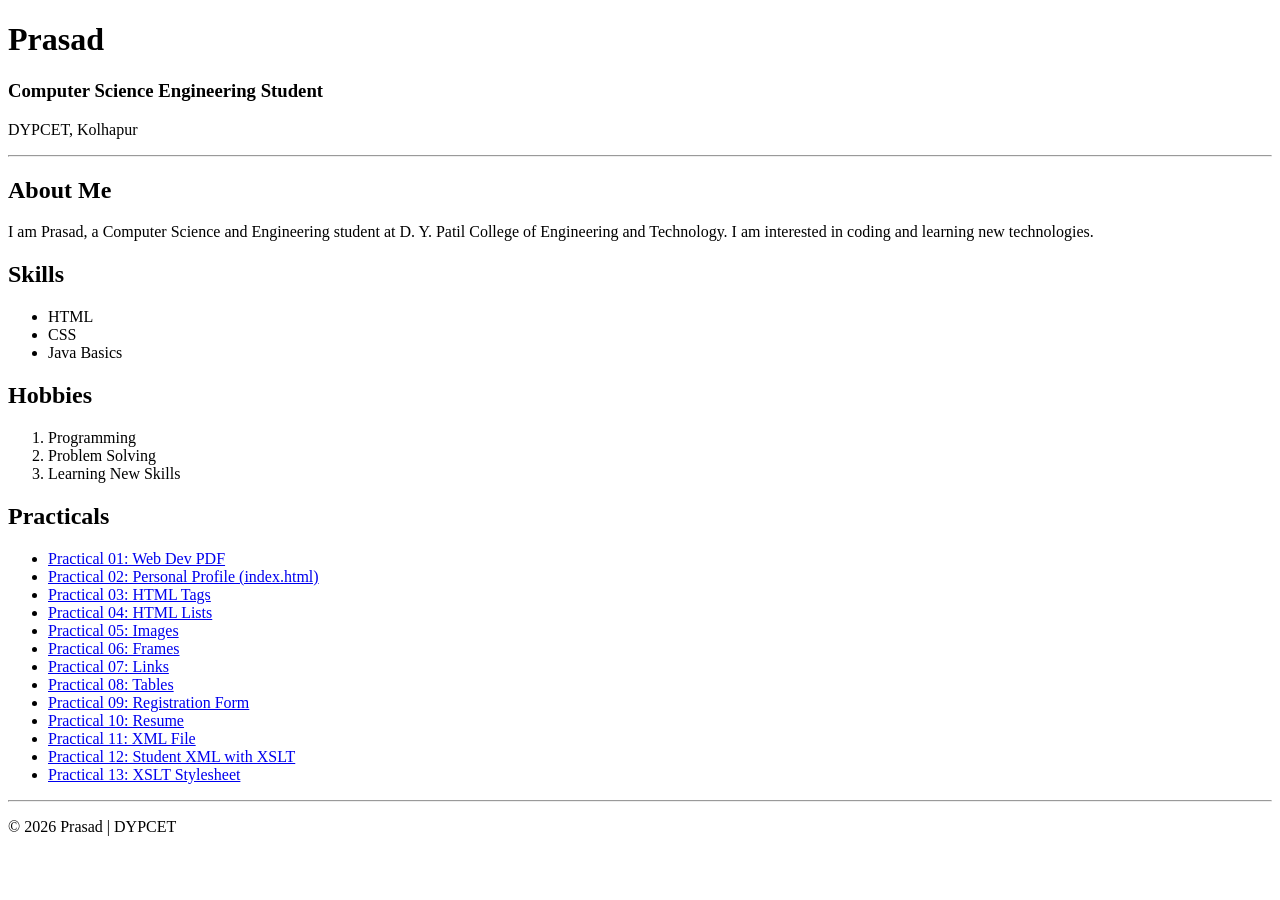
<file: index (1).html>
<!DOCTYPE html>
<html lang="en">
<head>
    <meta charset="UTF-8">
    <title>Prasad | DYPCET</title>
</head>
<body>

    <header>
        <h1>Prasad</h1>
        <h3>Computer Science Engineering Student</h3>
        <p>DYPCET, Kolhapur</p>
        <hr>
    </header>

    <section>
        <h2>About Me</h2>
        <p>
            I am Prasad, a Computer Science and Engineering student at D. Y. Patil College of Engineering and Technology.
            I am interested in coding and learning new technologies.
        </p>
    </section>

    <section>
        <h2>Skills</h2>
        <ul>
            <li>HTML</li>
            <li>CSS</li>
            <li>Java Basics</li>
        </ul>
    </section>

    <section>
        <h2>Hobbies</h2>
        <ol>
            <li>Programming</li>
            <li>Problem Solving</li>
            <li>Learning New Skills</li>
        </ol>
    </section>

    <section>
        <h2>Practicals</h2>
        <ul>
            <li><a href="01_webdev.pdf">Practical 01: Web Dev PDF</a></li>
            <li><a href="index.html">Practical 02: Personal Profile (index.html)</a></li>
            <li><a href="03_tags.html">Practical 03: HTML Tags</a></li>
            <li><a href="04_list.html">Practical 04: HTML Lists</a></li>
            <li><a href="05_image.html">Practical 05: Images</a></li>
            <li><a href="06_frames.html">Practical 06: Frames</a></li>
            <li><a href="07_link.html">Practical 07: Links</a></li>
            <li><a href="08_table.html">Practical 08: Tables</a></li>
            <li><a href="09_reg.html">Practical 09: Registration Form</a></li>
            <li><a href="10_resume.html">Practical 10: Resume</a></li>
            <li><a href="11_xml.xml">Practical 11: XML File</a></li>
            <li><a href="12_student.xml">Practical 12: Student XML with XSLT</a></li>
            <li><a href="13_xslt.xsl">Practical 13: XSLT Stylesheet</a></li>
        </ul>
    </section>

    <footer>
        <hr>
        <p>&copy; 2026 Prasad | DYPCET</p>
    </footer>

</body>
</html>
</file>
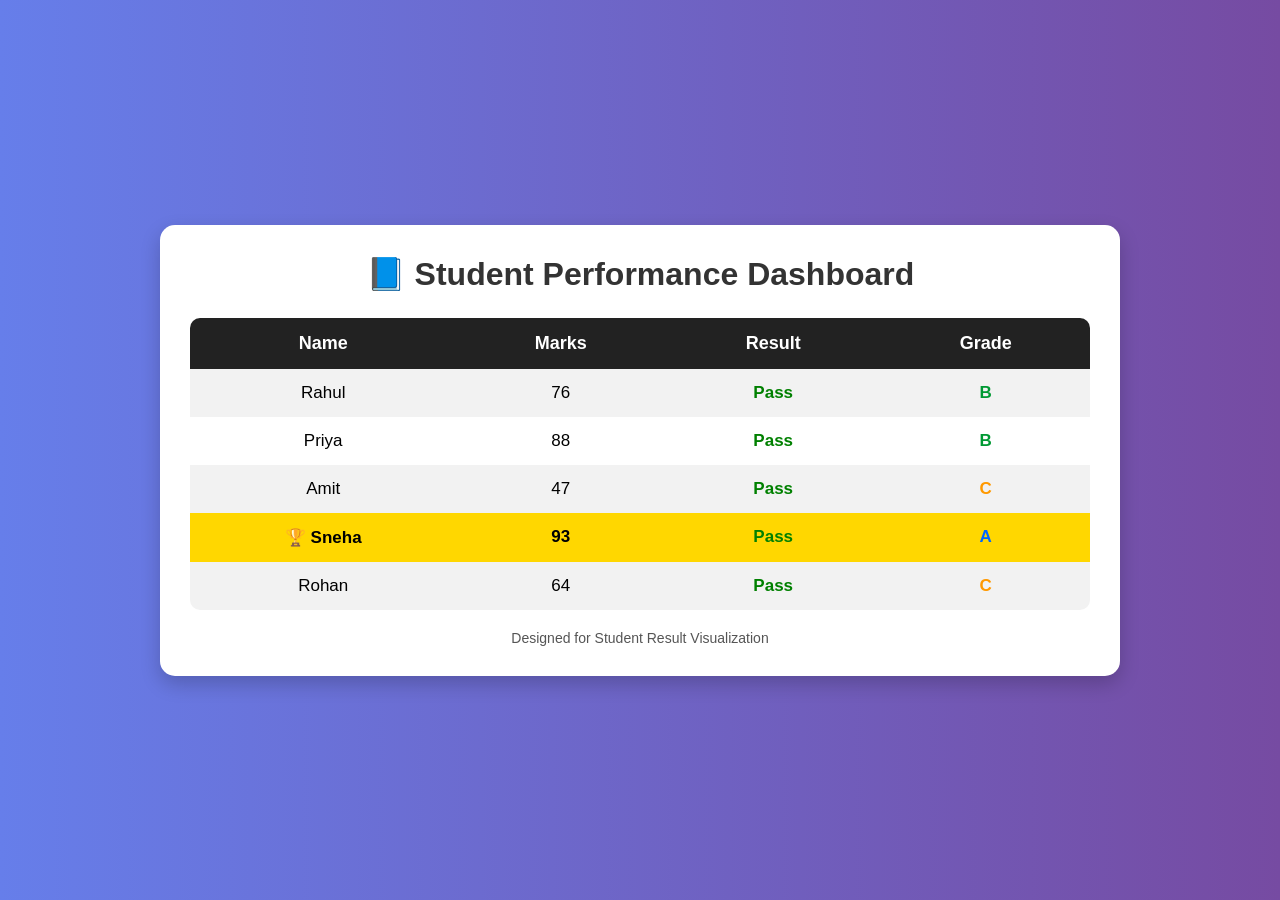
<file: exp 13/students_outp.html>
<!DOCTYPE html>
<html lang="en">
<head>
    <meta charset="UTF-8">
    <meta name="viewport" content="width=device-width, initial-scale=1.0">
    <title>Student Performance Dashboard</title>

    <style>
        *{
            margin:0;
            padding:0;
            box-sizing:border-box;
            font-family: Arial, sans-serif;
        }

        body{
            background: linear-gradient(to right, #667eea, #764ba2);
            min-height:100vh;
            display:flex;
            justify-content:center;
            align-items:center;
        }

        .container{
            width:75%;
            background:white;
            padding:30px;
            border-radius:15px;
            box-shadow:0 8px 20px rgba(0,0,0,0.2);
        }

        h2{
            text-align:center;
            margin-bottom:25px;
            color:#333;
            font-size:32px;
        }

        table{
            width:100%;
            border-collapse:collapse;
            overflow:hidden;
            border-radius:10px;
        }

        th{
            background:#222;
            color:white;
            padding:15px;
            font-size:18px;
        }

        td{
            padding:14px;
            text-align:center;
            font-size:17px;
            transition:0.3s;
        }

        tr:nth-child(even){
            background:#f2f2f2;
        }

        tr:hover{
            background:#e6f7ff;
            transform:scale(1.01);
        }

        .pass{
            color:green;
            font-weight:bold;
        }

        .fail{
            color:red;
            font-weight:bold;
        }

        .gradeA{
            color:#0066ff;
            font-weight:bold;
        }

        .gradeB{
            color:#009933;
            font-weight:bold;
        }

        .gradeC{
            color:#ff9900;
            font-weight:bold;
        }

        .gradeF{
            color:red;
            font-weight:bold;
        }

        .topper{
            background:gold !important;
            font-weight:bold;
        }

        .footer{
            text-align:center;
            margin-top:20px;
            color:#555;
            font-size:14px;
        }
    </style>
</head>

<body>

    <div class="container">

        <h2>📘 Student Performance Dashboard</h2>

        <table border="0">

            <tr>
                <th>Name</th>
                <th>Marks</th>
                <th>Result</th>
                <th>Grade</th>
            </tr>

            <tr>
                <td>Rahul</td>
                <td>76</td>
                <td class="pass">Pass</td>
                <td class="gradeB">B</td>
            </tr>

            <tr>
                <td>Priya</td>
                <td>88</td>
                <td class="pass">Pass</td>
                <td class="gradeB">B</td>
            </tr>

            <tr>
                <td>Amit</td>
                <td>47</td>
                <td class="pass">Pass</td>
                <td class="gradeC">C</td>
            </tr>

            <tr class="topper">
                <td>🏆 Sneha</td>
                <td>93</td>
                <td class="pass">Pass</td>
                <td class="gradeA">A</td>
            </tr>

            <tr>
                <td>Rohan</td>
                <td>64</td>
                <td class="pass">Pass</td>
                <td class="gradeC">C</td>
            </tr>

        </table>

        <div class="footer">
            Designed for Student Result Visualization
        </div>

    </div>

</body>
</html>
</file>
